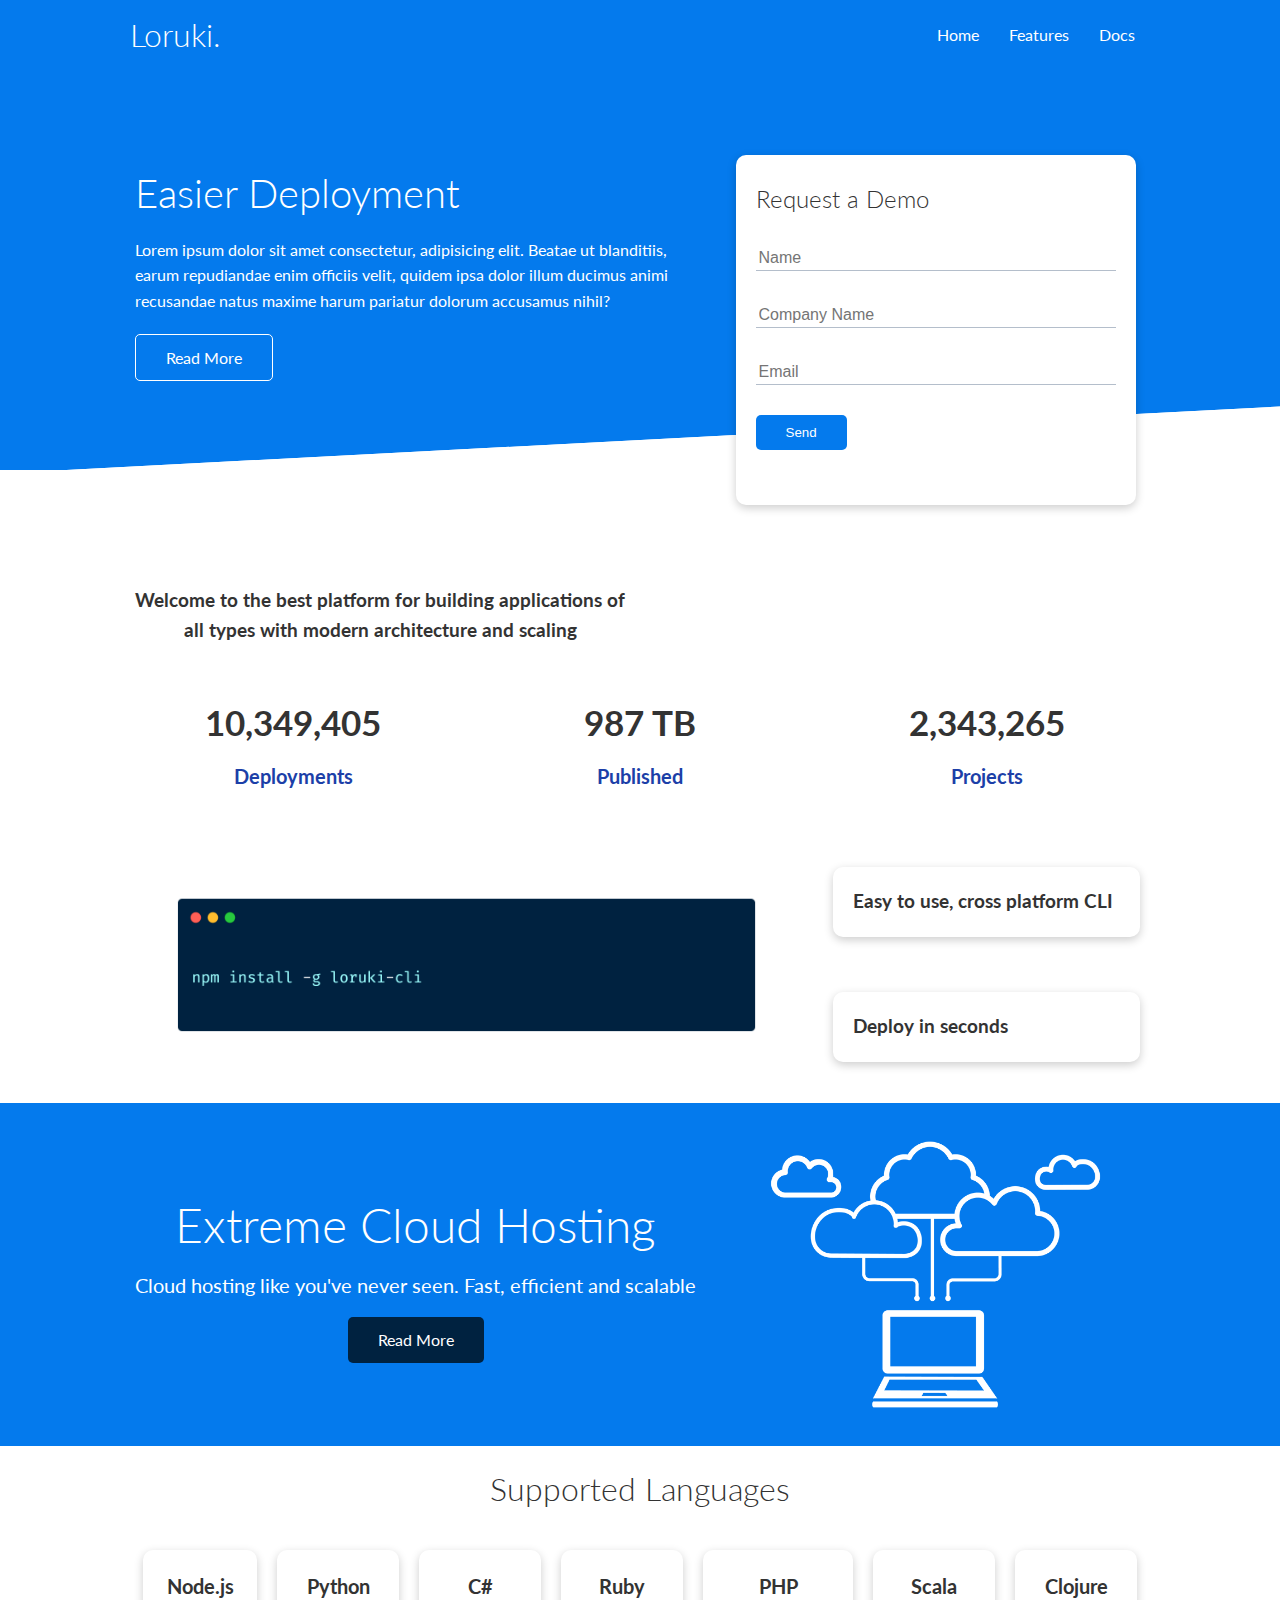
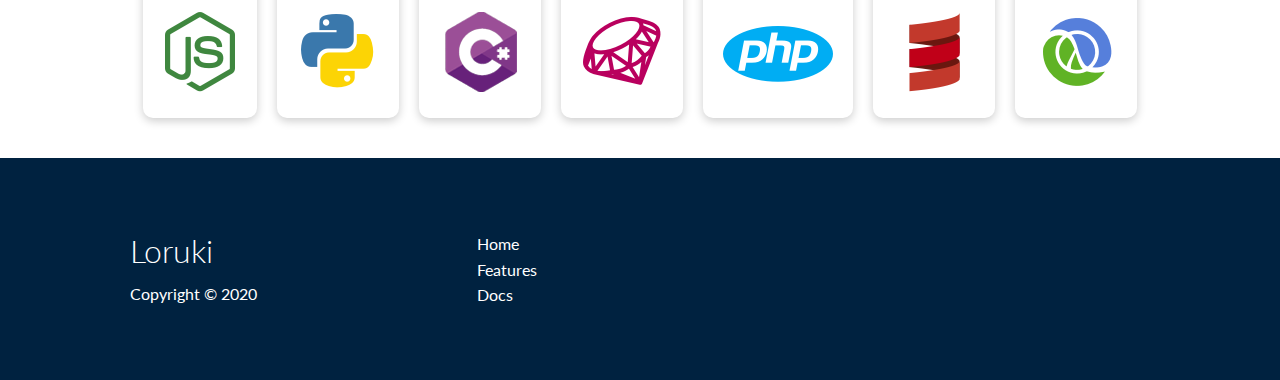
<file: index.html>
<!DOCTYPE html>
<html lang="en">
<head>
    <meta charset="UTF-8">
    <meta http-equiv="X-UA-Compatible" content="IE=edge">
    <meta name="viewport" content="width=device-width, initial-scale=1.0">
    <link rel="stylesheet" href="https://cdnjs.cloudflare.com/ajax/libs/font-awesome/6.4.0/css/all.min.css" integrity="sha512-iecdLmaskl7CVkqkXNQ/ZH/XLlvWZOJyj7Yy7tcenmpD1ypASozpmT/E0iPtmFIB46ZmdtAc9eNBvH0H/ZpiBw==" crossorigin="anonymous" referrerpolicy="no-referrer" />
    <link rel="stylesheet" href="CSS/style.css">
    <link rel="stylesheet" href="CSS/utilities.css">
    <title>Loruki|Cloud Hosting For Everyone</title>
</head>
<body>

    <!-- Navbar -->
    <div class="navbar">
        <div class="container flex">
            <h1 class="logo">Loruki.</h1>
            <nav>
                <ul>
                    <li><a href="index.html">Home</a></li>
                    <li><a href="features.html">Features</a></li>
                    <li><a href="docs.html">Docs</a></li>
                </ul>
            </nav>     
        </div>
    </div> 
    
    <!-- Showcase -->
    <section class="showcase">
        <div class="container grid">
            <div class="showcase-text">
                <h1>Easier Deployment</h1>
                <p>Lorem ipsum dolor sit amet consectetur, adipisicing elit. Beatae ut blanditiis, earum repudiandae enim officiis velit, quidem ipsa dolor illum ducimus animi recusandae natus maxime harum pariatur dolorum accusamus nihil?</p>
                <a href="features.html" class="btn btn-outline">Read More</a>
            </div>

            <div class="showcase-form card">
                <h2>Request a Demo</h2>
                <form>
                    <div class="form-control">
                        <input type="text" name="name" placeholder="Name" required>
                    </div>
                    <div class="form-control">
                        <input type="text" name="company" placeholder="Company Name" required>
                    </div>
                    <div class="form-control">
                        <input type="email" name="email" placeholder="Email" required>
                    </div>
                    <input type="submit" value="Send" class="btn btn-primary">
                </form>
            </div>
        </div>
    </section>

    <!-- Stats -->
    <section class="stats">
        <div class="container">
            <h3 class="stats-heading text-center my-1">
                Welcome to the best platform for building applications of all types with modern architecture and scaling
            </h3>

            <div class="grid grid-3 text-center my-4">
                <div>
                    <i class="fas fa-server fa-3x"></i>
                    <h3>10,349,405</h3>
                    <p class="text-secondary">Deployments</p>
                </div>
                <div>
                    <i class="fas fa-upload fa-3x"></i>
                    <h3>987 TB</h3>
                    <p class="text-secondary">Published</p>
                </div>
                <div>
                    <i class="fas fa-project-diagram fa-3x"></i>
                    <h3>2,343,265</h3>
                    <p class="text-secondary">Projects</p>
                </div>
            </div>
        </div>
    </section>

    <!-- Cli -->
    <section class="cli">
        <div class="container grid">
            <img src="images/cli.png" alt="">
            <div class="card">
                <h3>Easy to use, cross platform CLI</h3>
            </div>
            <div class="card">
                <h3>Deploy in seconds</h3>
            </div>
        </div>
    </section>

    <!-- Cloud -->
    <section class="cloud bg-primary my-2 py-2">
        <div class="container grid">
            <div class="text-center">
                <h2 class="lg">Extreme Cloud Hosting</h2>
                <p class="lead my-1">Cloud hosting like you've never seen. Fast, efficient and scalable</p>
                <a href="features.html" class="btn btn-dark">Read More</a>
            </div>
            <img src="images/cloud.png" alt="">
        </div>
    </section>

    <!-- Languages -->
    <section class="languages">
        <h2 class="md text-center my-2">
            Supported Languages
        </h2>
        <div class="container flex">
            <div class="card">
                <h4>Node.js</h4>
                <img src="images/logos/node.png" alt="">
            </div>
            <div class="card">
                <h4>Python</h4>
                <img src="images/logos/python.png" alt="">
              </div>
              <div class="card">
                <h4>C#</h4>
                <img src="images/logos/csharp.png" alt="">
              </div>
              <div class="card">
                <h4>Ruby</h4>
                <img src="images/logos/ruby.png" alt="">
              </div>
              <div class="card">
                <h4>PHP</h4>
                <img src="images/logos/php.png" alt="">
              </div>
              <div class="card">
                <h4>Scala</h4>
                <img src="images/logos/scala.png" alt="">
              </div>
              <div class="card">
                <h4>Clojure</h4>
                <img src="images/logos/clojure.png" alt="">
              </div>
        </div>
    </section>

    <!-- Footer -->
    <footer class="footer bg-dark py-5">
        <div class="container grid grid-3">
            <div>
                <h1>Loruki
                </h1>
                <p>Copyright &copy; 2020</p>
            </div>
            <nav>
                <ul>
                    <li><a href="index.html">Home</a></li>
                    <li><a href="features.html">Features</a></li>
                    <li><a href="docs.html">Docs</a></li>
                </ul>
            </nav>
            <div class="social">
                <a href="#"><i class="fab fa-github fa-2x"></i></a>
                <a href="#"><i class="fab fa-facebook fa-2x"></i></a>
                <a href="#"><i class="fab fa-instagram fa-2x"></i></a>
                <a href="#"><i class="fab fa-twitter fa-2x"></i></a>
            </div>
        </div>
    </footer>

</body>
</html>
</file>
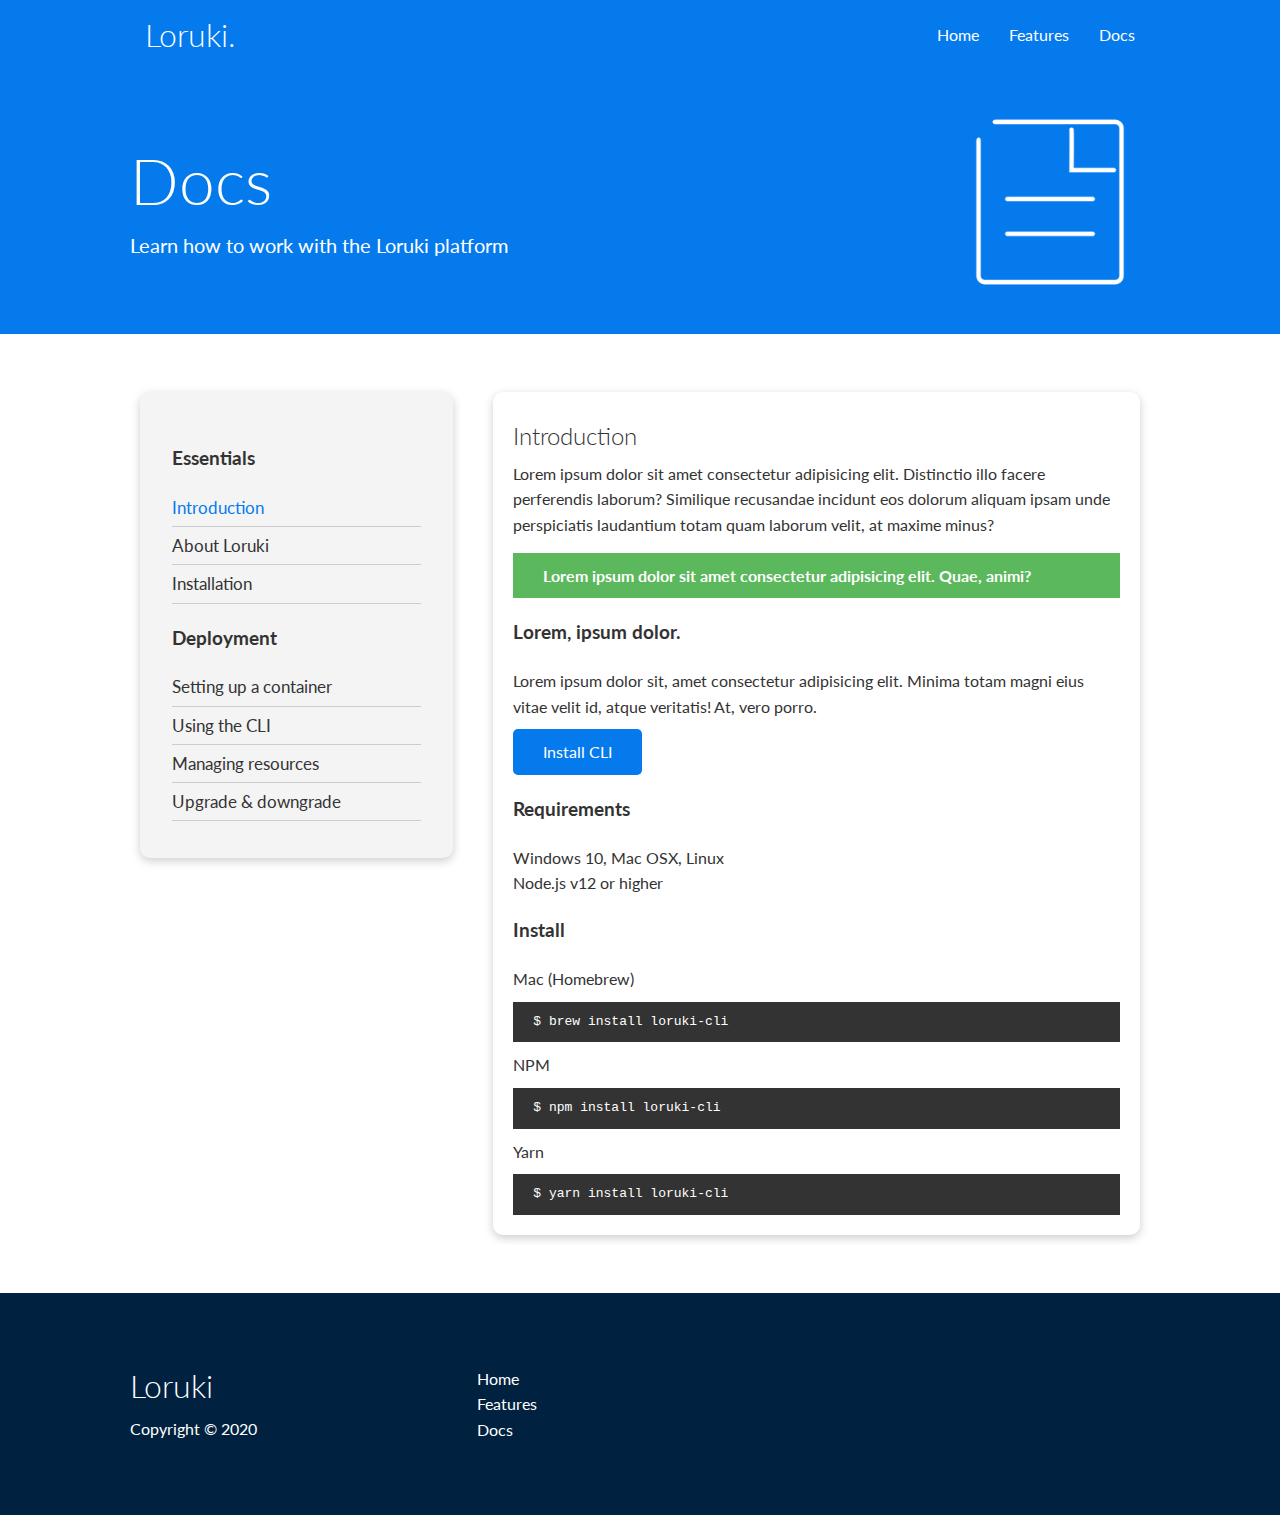
<file: docs.html>
<!DOCTYPE html>
<html lang="en">
<head>
    <meta charset="UTF-8">
    <meta name="viewport" content="width=device-width, initial-scale=1.0">
    <link rel="stylesheet" href="https://cdnjs.cloudflare.com/ajax/libs/font-awesome/5.15.1/css/all.min.css" integrity="sha512-+4zCK9k+qNFUR5X+cKL9EIR+ZOhtIloNl9GIKS57V1MyNsYpYcUrUeQc9vNfzsWfV28IaLL3i96P9sdNyeRssA==" crossorigin="anonymous" />
    <link rel="stylesheet" href="CSS/utilities.css">
    <link rel="stylesheet" href="CSS/style.css">
    <title>Loruki | Cloud Hosting For Everyone</title>
</head>
<body>
    <!-- Navbar -->
    <div class="navbar">
        <div class="container flex">
            <h1 class="logo"><a href="index.html">Loruki.</a></h1>
            <nav>
                <ul>
                    <li><a href="index.html">Home</a></li>
                    <li><a href="features.html">Features</a></li>
                    <li><a href="docs.html">Docs</a></li>
                </ul>
            </nav>
        </div>
    </div>

    <!-- Head -->
    <section class="docs-head bg-primary py-3">
        <div class="container grid">
            <div>
                <h1 class="xl">Docs</h1>
                <p class="lead">
                    Learn how to work with the Loruki platform
                </p>
            </div>
            <img src="images/docs.png" alt="">
        </div>
    </section>

    <!-- Docs main -->
    <section class="docs-main my-4">
        <div class="container grid">
            <div class="card bg-light p-3">
                <h3 class="my-2">Essentials</h3>
                <nav>
                    <ul>
                        <li><a class="text-primary" href="#">Introduction</a></li>
                        <li><a href="#">About Loruki</a></li>
                        <li><a href="#">Installation</a></li>
                    </ul>
                </nav>

                <h3 class="my-2">Deployment</h3>
                <nav>
                    <ul>
                        <li><a href="#">Setting up a container</a></li>
							<li><a href="#">Using the CLI</a></li>
							<li><a href="#">Managing resources</a></li>
							<li><a href="#">Upgrade & downgrade</a></li>
                    </ul>
                </nav>
            </div>
            <div class="card">
                <h2>Introduction</h2>
                <p>Lorem ipsum dolor sit amet consectetur adipisicing elit. Distinctio illo facere perferendis laborum? Similique recusandae incidunt eos dolorum aliquam ipsam unde perspiciatis laudantium totam quam laborum velit, at maxime minus?</p>

                <div class="alert alert-success">
                    <i class="fas fa-info"></i> Lorem ipsum dolor sit amet consectetur adipisicing elit. Quae, animi?
                </div>

                <h3>Lorem, ipsum dolor.</h3>
                <p>Lorem ipsum dolor sit, amet consectetur adipisicing elit. Minima totam magni eius vitae velit id, atque veritatis! At, vero porro.</p>
                <a href="#" class="btn btn-primary">Install CLI</a>

                <h3>Requirements</h3>
                <ul>
                    <li>Windows 10, Mac OSX, Linux</li>
                    <li>Node.js v12 or higher</li>
                </ul>

                <h3>Install</h3>
                <p>Mac (Homebrew)</p>
                <pre><code>$ brew install loruki-cli</code></pre>
                <p>NPM</p>
                <pre><code>$ npm install loruki-cli</code></pre>
                <p>Yarn</p>
                <pre><code>$ yarn install loruki-cli</code></pre>

            </div>
        </div>
    </section>
    
    <!-- Footer -->
    <footer class="footer bg-dark py-5">
        <div class="container grid grid-3">
            <div>
                <h1>Loruki
                </h1>
                <p>Copyright &copy; 2020</p>
            </div>
            <nav>
                <ul>
                    <li><a href="index.html">Home</a></li>
                    <li><a href="features.html">Features</a></li>
                    <li><a href="docs.html">Docs</a></li>
                </ul>
            </nav>
            <div class="social">
                <a href="#"><i class="fab fa-github fa-2x"></i></a>
                <a href="#"><i class="fab fa-facebook fa-2x"></i></a>
                <a href="#"><i class="fab fa-instagram fa-2x"></i></a>
                <a href="#"><i class="fab fa-twitter fa-2x"></i></a>
            </div>
        </div>
    </footer>
</body>
</html>
</file>
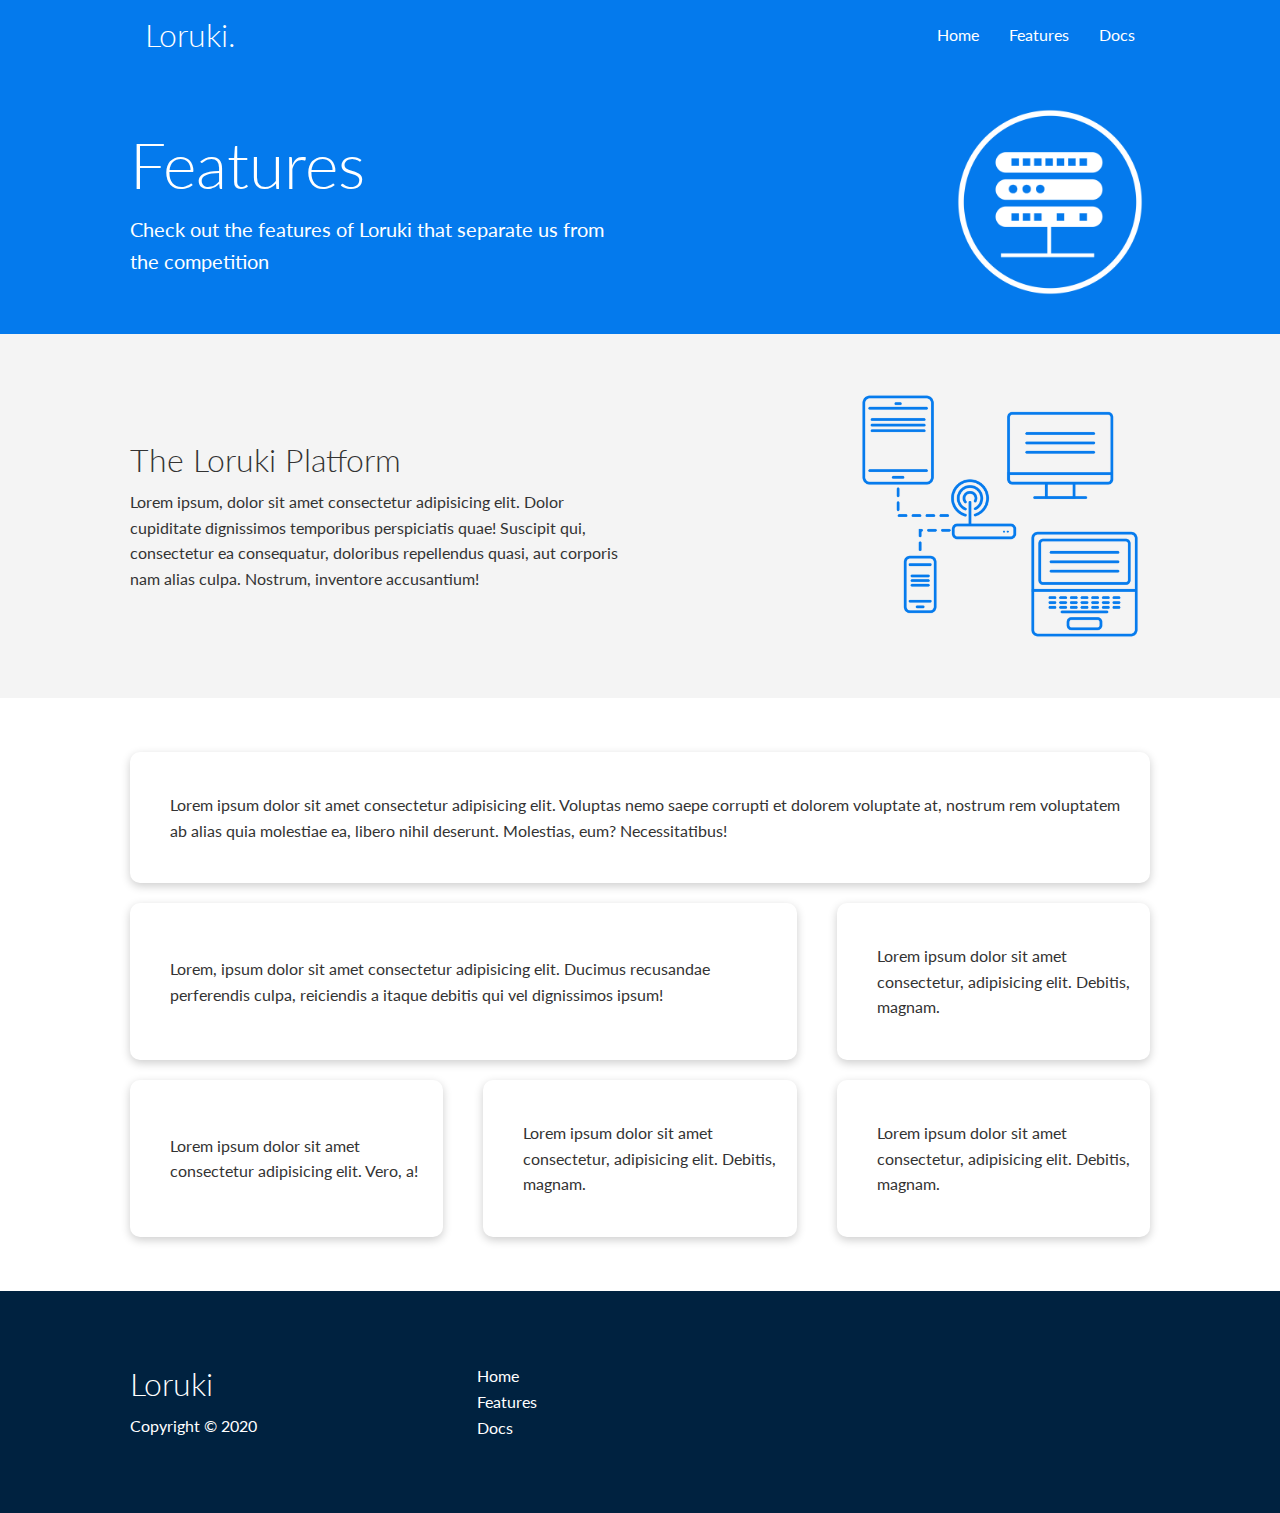
<file: features.html>
<!DOCTYPE html>
<html lang="en">
<head>
    <meta charset="UTF-8">
    <meta name="viewport" content="width=device-width, initial-scale=1.0">
    <link rel="stylesheet" href="https://cdnjs.cloudflare.com/ajax/libs/font-awesome/5.15.1/css/all.min.css" integrity="sha512-+4zCK9k+qNFUR5X+cKL9EIR+ZOhtIloNl9GIKS57V1MyNsYpYcUrUeQc9vNfzsWfV28IaLL3i96P9sdNyeRssA==" crossorigin="anonymous" />
    <link rel="stylesheet" href="CSS/utilities.css">
    <link rel="stylesheet" href="CSS/style.css">
    <title>Loruki | Cloud Hosting For Everyone</title>
</head>
<body>
    <!-- Navbar -->
    <div class="navbar">
        <div class="container flex">
            <h1 class="logo"><a href="index.html">Loruki.</a></h1>
            <nav>
                <ul>
                    <li><a href="index.html">Home</a></li>
                    <li><a href="features.html">Features</a></li>
                    <li><a href="docs.html">Docs</a></li>
                </ul>
            </nav>
        </div>
    </div>

    <!-- Head -->
    <section class="features-head bg-primary py-3">
        <div class="container grid">
            <div>
                <h1 class="xl">Features</h1>
                <p class="lead">
                    Check out the features of Loruki that separate us from the
						competition
                </p>
            </div>
            <img src="images/server.png" alt="">
        </div>
    </section>

    <!-- Sub head -->
    <section class="features-sub-head bg-light py-3">
        <div class="container grid">
            <div>
                <h1 class="md">The Loruki Platform</h1>
                <p>
                    Lorem ipsum, dolor sit amet consectetur adipisicing elit. Dolor cupiditate dignissimos temporibus perspiciatis quae! Suscipit qui, consectetur ea consequatur, doloribus repellendus quasi, aut corporis nam alias culpa. Nostrum, inventore accusantium!
                </p>
            </div>
            <img src="images/server2.png" alt="">
        </div>
    </section>

    <section class="features-main my-2">
        <div class="container grid grid-3">
            <div class="card flex">
                <i class="fas fa-server fa-3x"></i>
                <p>Lorem ipsum dolor sit amet consectetur adipisicing elit. Voluptas nemo saepe corrupti et dolorem voluptate at, nostrum rem voluptatem ab alias quia molestiae ea, libero nihil deserunt. Molestias, eum? Necessitatibus!</p>
            </div>
            <div class="card flex">
                <i class="fas fa-network-wired fa-3x"></i>
                <p>
                    Lorem, ipsum dolor sit amet consectetur adipisicing elit. Ducimus
                    recusandae perferendis culpa, reiciendis a itaque debitis qui vel
                    dignissimos ipsum!
                </p>
            </div>
            <div class="card flex">
                <i class="fas fa-laptop-code fa-3x"></i>
                <p>
                    Lorem ipsum dolor sit amet consectetur, adipisicing elit. Debitis,
                    magnam.
                </p>
            </div>
            <div class="card flex">
                <i class="fas fa-database fa-3x"></i>
                <p>
                    Lorem ipsum dolor sit amet consectetur adipisicing elit. Vero, a!
                </p>
            </div>
            <div class="card flex">
                <i class="fas fa-power-off fa-3x"></i>
                <p>
                    Lorem ipsum dolor sit amet consectetur, adipisicing elit. Debitis,
                    magnam.
                </p>
            </div>
            <div class="card flex">
                <i class="fas fa-upload fa-3x"></i>
                <p>
                    Lorem ipsum dolor sit amet consectetur, adipisicing elit. Debitis,
                    magnam.
                </p>
            </div>
        </div>
    </section>

    <!-- Footer -->
    <footer class="footer bg-dark py-5">
        <div class="container grid grid-3">
            <div>
                <h1>Loruki
                </h1>
                <p>Copyright &copy; 2020</p>
            </div>
            <nav>
                <ul>
                    <li><a href="index.html">Home</a></li>
                    <li><a href="features.html">Features</a></li>
                    <li><a href="docs.html">Docs</a></li>
                </ul>
            </nav>
            <div class="social">
                <a href="#"><i class="fab fa-github fa-2x"></i></a>
                <a href="#"><i class="fab fa-facebook fa-2x"></i></a>
                <a href="#"><i class="fab fa-instagram fa-2x"></i></a>
                <a href="#"><i class="fab fa-twitter fa-2x"></i></a>
            </div>
        </div>
    </footer>
</body>
</html>
</file>
<file: CSS/style.css>
@import url('https://fonts.googleapis.com/css2?family=Lato:wght@300&display=swap');

:root {
--primary-color: #047aed;
--secondary-color: #1c3fa8;
--dark-color: #002240;
--light-color: #f4f4f4;
--success-color: #5cb85c;
--error-color: #d9534f;
}

* {
box-sizing: border-box;
padding: 0;
margin: 0;
}

body {
font-family: 'Lato', sans-serif;
color: #333;
line-height: 1.6;
}

ul {
list-style-type: none;
}

a {
text-decoration: none;
color: #333;
}
h1,
h2 {
font-weight: 300;
line-height: 1.2;
margin: 10px 0;
}

p {
margin: 10px 0;
}

img {
width: 100%;
}

code,
pre {
background: #333;
color: #fff;
padding: 10px;
}

.hidden {
visibility: hidden;
height: 0;
}

/* Navbar */
.navbar {
background-color: var(--primary-color);
color: #fff;
height: 70px;
}

.navbar ul {
display: flex;
}

.navbar a {
color: #fff;
padding: 10px;
margin: 0 5px;
}

.navbar ul a:hover {
border-bottom: 2px #fff solid;
}

.navbar .flex {
justify-content: space-between;
}

/* Showcase */
.showcase {
height: 400px;
background-color: var(--primary-color);
color: #fff;
position: relative;
}

.showcase h1 {
font-size: 40px;
}

.showcase p {
margin: 20px 0;
}

.showcase .grid {
overflow: visible;
grid-template-columns: 55% auto;
gap: 30px;
}

.showcase-text {
animation: slideInFromLeft 1s ease-in;
}

.showcase-form {
position: relative;
top: 60px;
height: 350px;
width: 400px;
padding: 40px;
z-index: 100;
justify-self: flex-end;
animation: slideInFromRight 1s ease-in;
}

.showcase-form .form-control {
margin: 30px 0;
}

.showcase-form input[type='text'],
.showcase-form input[type='email'] {
border: 0;
border-bottom: 1px solid #b4becb;
width: 100%;
padding: 3px;
font-size: 16px;
}

.showcase-form input:focus {
outline: none;
}

.showcase::before,
.showcase::after {
content: '';
position: absolute;
height: 100px;
bottom: -70px;
right: 0;
left: 0;
background: #fff;
transform: skewY(-3deg);
-webkit-transform: skewY(-3deg);
-moz-transform: skewY(-3deg);
-ms-transform: skewY(-3deg);
}

/* Stats */
.stats {
padding-top: 100px;
animation: slideInFromBottom 1s ease-in;
}

.stats-heading {
max-width: 500px;
margin: auto;
}

.stats .grid h3 {
font-size: 35px;
}

.stats .grid p {
font-size: 20px;
font-weight: bold;
}

/* Cli */
.cli .grid {
grid-template-columns: repeat(3, 1fr);
grid-template-rows: repeat(2, 1fr);
}

.cli .grid > *:first-child {
grid-column: 1 / span 2;
grid-row: 1 / span 2;
}

/* Cloud */
.cloud .grid {
grid-template-columns: 4fr 3fr;
}

/* Languages */

.languages .flex {
flex-wrap: wrap;
}

.languages .card {
text-align: center;
margin: 18px 10px 40px;
transition: transform 0.2s ease-in;
}

.languages .card h4 {
font-size: 20px;
margin-bottom: 10px;
}

.languages .card:hover {
transform: translateY(-15px);
}

/* Features */
.features-head img,
.docs-head img {
width: 200px;
justify-self: flex-end;
}

.features-sub-head img {
width: 300px;
justify-self: flex-end;
}

.features-main .card > i {
margin-right: 20px;
}

.features-main .grid {
padding: 30px;
}

.features-main .grid > *:first-child {
grid-column: 1 / span 3;
}

.features-main .grid > *:nth-child(2) {
grid-column: 1 / span 2;
}

/* Docs */
.docs-main h3 {
margin: 20px 0;
}

.docs-main .grid {
grid-template-columns: 1fr 2fr;
align-items: flex-start;
}

.docs-main nav li {
font-size: 17px;
padding-bottom: 5px;
margin-bottom: 5px;
border-bottom: 1px #ccc solid;
}

.docs-main a:hover {
font-weight: bold;
}

/* Footer */
.footer .social a {
margin: 0 10px;
}

.fa-github:hover {
color: #000000;
}

.fa-facebook:hover {
color: #1773EA;
}

.fa-instagram:hover {
color: #B32E87;
}

.fa-twitter:hover {
color: #1C9CEA;
}

/* Animations */
@keyframes slideInFromLeft {
0% {
transform: translateX(-100%);
}

100% {
transform: translateX(0);
}
}

@keyframes slideInFromRight {
0% {
transform: translateX(100%);
}

100% {
transform: translateX(0);
}
}

@keyframes slideInFromTop {
0% {
transform: translateY(-100%);
}

100% {
transform: translateX(0);
}
}

@keyframes slideInFromBottom {
0% {
transform: translateY(100%);
}

100% {
transform: translateX(0);
}
}
@media (max-width: 1000px){

.showcase-form{
width: 340px;
}
}

/* Tablets and under */
@media (max-width: 768px) {
.grid,
.showcase .grid,
.stats .grid,
.cli .grid,
.cloud .grid,
.features-main .grid,
.docs-main .grid {
grid-template-columns: 1fr;
grid-template-rows: 1fr;
}

.showcase {
height: auto;
}

.showcase-text {
text-align: center;
margin-top: 40px;
animation: slideInFromTop 1s ease-in;
}

.showcase-form {
justify-self: center;
margin: auto;
animation: slideInFromBottom 1s ease-in;
}

.cli .grid > *:first-child {
grid-column: 1;
grid-row: 1;
}

.features-head,
.features-sub-head,
.docs-head {
text-align: center;
}

.features-head img,
.features-sub-head img,
.docs-head img {
justify-self: center;
}

.features-main .grid > *:first-child,
.features-main .grid > *:nth-child(2) {
grid-column: 1;
}
}




/* Mobile */
@media (max-width: 500px) {
.navbar {
height: 110px;
}

.navbar .flex {
flex-direction: column;
}

.navbar ul {
padding: 10px;
background-color: rgba(0, 0, 0, 0.1);
}

.showcase-form {
width: 300px;
}

}
</file>
<file: CSS/utilities.css>
.container {
max-width: 1100px;
margin: 0 auto;
overflow: auto;
padding: 0 40px;
}

.card {
background-color: #fff;
color: #333;
border-radius: 10px;
box-shadow: 0 3px 10px rgba(0, 0, 0, 0.2);
padding: 20px;
margin: 10px;
}

.btn {
display: inline-block;
padding: 10px 30px;
cursor: pointer;
background: var(--primary-color);
color: #fff;
border: none;
border-radius: 5px;
}

.btn-outline {
background-color: transparent;
border: 1px #fff solid;
}

.btn:hover {
transform: scale(0.98);
}

/* Backgrounds & colored buttons */
.bg-primary,
.btn-primary {
background-color: var(--primary-color);
color: #fff;
}

.bg-secondary,
.btn-secondary {
background-color: var(--secondary-color);
color: #fff;
}

.bg-dark,
.btn-dark {
background-color: var(--dark-color);
color: #fff;
}

.bg-light,
.btn-light {
background-color: var(--light-color);
color: #333;
}

.bg-primary a,
.btn-primary a,
.bg-secondary a,
.btn-secondary a,
.bg-dark a,
.btn-dark a {
color: #fff;
}

/* Text colors */
.text-primary {
color: var(--primary-color);
}

.text-secondary {
color: var(--secondary-color);
}

.text-dark {
color: var(--dark-color);
}

.text-light {
color: var(--light-color);
}

/* Text sizes */
.lead {
font-size: 20px;
}

.sm {
font-size: 1rem;
}

.md {
font-size: 2rem;
}

.lg {
font-size: 3rem;
}

.xl {
font-size: 4rem;
}

.text-center {
text-align: center;
}

/* Alert */
.alert {
background-color: var(--light-color);
padding: 10px 20px;
font-weight: bold;
margin: 15px 0;
}

.alert i {
margin-right: 10px;
}

.alert-success {
background-color: var(--success-color);
color: #fff;
}

.alert-error {
background-color: var(--error-color);
color: #fff;
}

.flex {
display: flex;
justify-content: center;
align-items: center;
height: 100%;
}

.grid {
display: grid;
grid-template-columns: repeat(2, 1fr);
gap: 20px;
justify-content: center;
align-items: center;
height: 100%;
}

.grid-3 {
grid-template-columns: repeat(3, 1fr);
}

/* Margin */
.my-1 {
margin: 1rem 0;
}

.my-2 {
margin: 1.5rem 0;
}

.my-3 {
margin: 2rem 0;
}

.my-4 {
margin: 3rem 0;
}

.my-5 {
margin: 4rem 0;
}

.m-1 {
margin: 1rem;
}

.m-2 {
margin: 1.5rem;
}

.m-3 {
margin: 2rem;
}

.m-4 {
margin: 3rem;
}

.m-5 {
margin: 4rem;
}

/* Padding */
.py-1 {
padding: 1rem 0;
}

.py-2 {
padding: 1.5rem 0;
}

.py-3 {
padding: 2rem 0;
}

.py-4 {
padding: 3rem 0;
}

.py-5 {
padding: 4rem 0;
}

.p-1 {
padding: 1rem;
}

.p-2 {
padding: 1.5rem;
}

.p-3 {
padding: 2rem;
}

.p-4 {
padding: 3rem;
}

.p-5 {
padding: 4rem;
}
</file>
